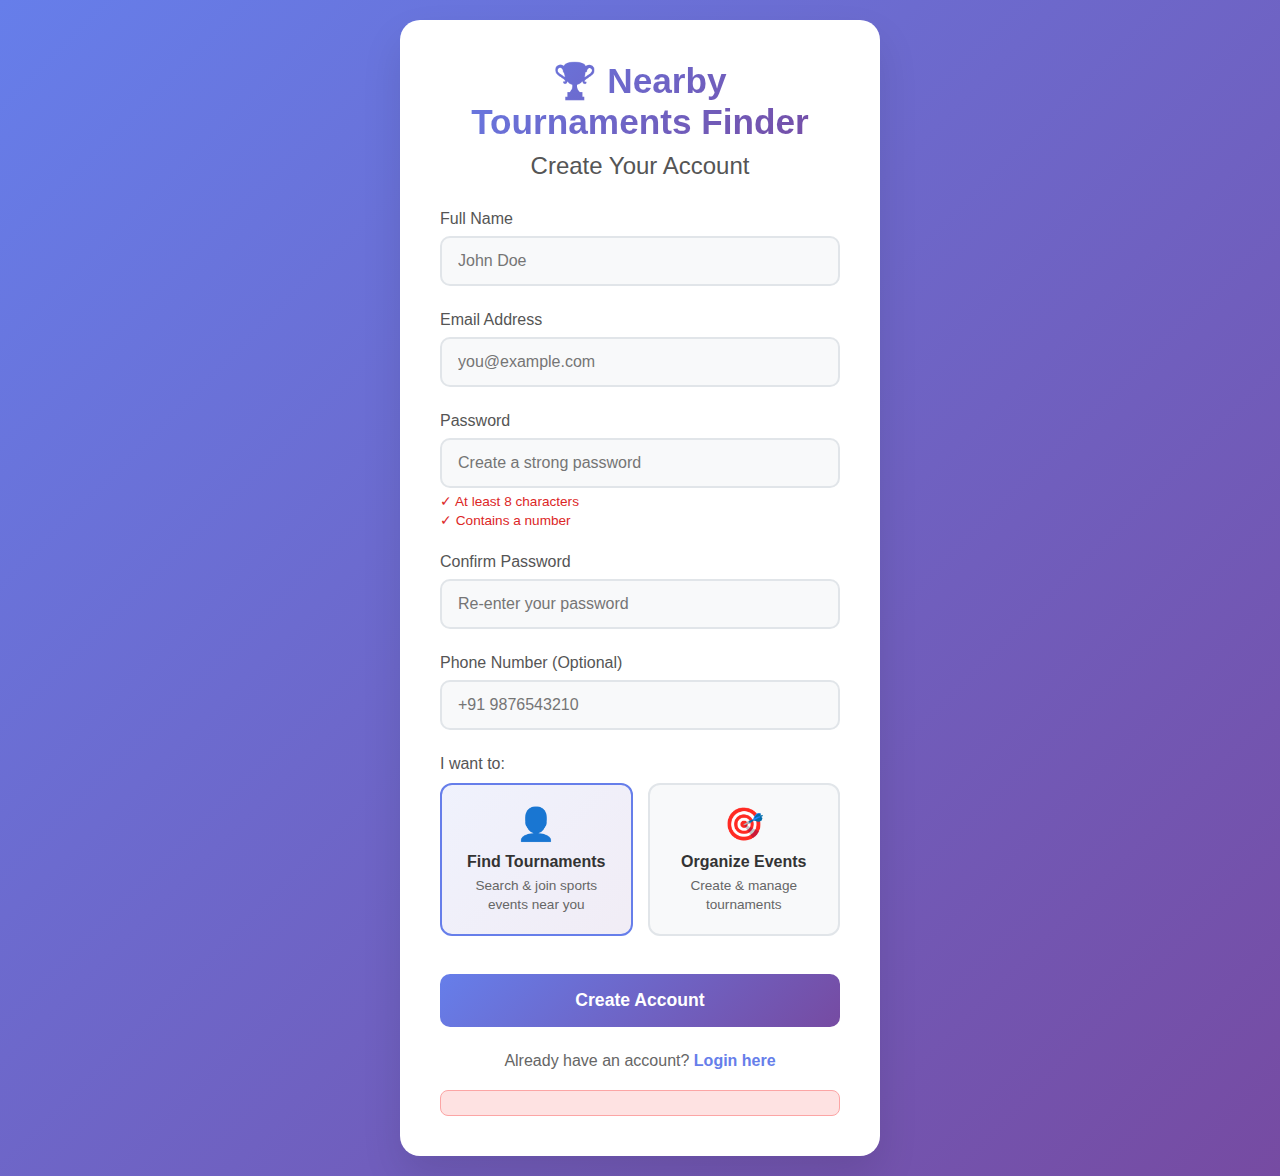
<file: index.html>
<!DOCTYPE html>
<html lang="en">
<head>
  <meta charset="UTF-8" />
  <meta name="viewport" content="width=device-width, initial-scale=1.0"/>
  <title>Register - Nearby Tournaments Finder</title>
  <style>
    /* Base Styles */
    * {
      box-sizing: border-box;
      margin: 0;
      padding: 0;
      font-family: -apple-system, BlinkMacSystemFont, 'Segoe UI', Roboto, Oxygen, Ubuntu, sans-serif;
    }

    body {
      background: linear-gradient(135deg, #667eea 0%, #764ba2 100%);
      min-height: 100vh;
      display: flex;
      align-items: center;
      justify-content: center;
      padding: 20px;
    }

    .auth-container {
      background: white;
      border-radius: 20px;
      padding: 40px;
      width: 100%;
      max-width: 480px;
      box-shadow: 0 20px 40px rgba(0, 0, 0, 0.1);
      animation: slideUp 0.5s ease-out;
    }

    @keyframes slideUp {
      from {
        opacity: 0;
        transform: translateY(30px);
      }
      to {
        opacity: 1;
        transform: translateY(0);
      }
    }

    h1 {
      color: #333;
      text-align: center;
      margin-bottom: 10px;
      font-size: 2.2rem;
      background: linear-gradient(135deg, #667eea, #764ba2);
      -webkit-background-clip: text;
      -webkit-text-fill-color: transparent;
    }

    h2 {
      color: #555;
      text-align: center;
      margin-bottom: 30px;
      font-weight: 500;
      font-size: 1.5rem;
    }

    .form-group {
      margin-bottom: 25px;
    }

    .form-group label {
      display: block;
      margin-bottom: 8px;
      color: #555;
      font-weight: 500;
    }

    .form-group input,
    .form-group select {
      width: 100%;
      padding: 14px 16px;
      border: 2px solid #e1e5e9;
      border-radius: 10px;
      font-size: 1rem;
      transition: all 0.3s;
      background: #f8f9fa;
    }

    .form-group input:focus,
    .form-group select:focus {
      outline: none;
      border-color: #667eea;
      background: white;
      box-shadow: 0 0 0 3px rgba(102, 126, 234, 0.1);
    }

    .role-selection {
      margin-bottom: 30px;
    }

    .role-options {
      display: flex;
      gap: 15px;
      margin-top: 10px;
    }

    .role-option {
      flex: 1;
      text-align: center;
      cursor: pointer;
    }

    .role-radio {
      display: none;
    }

    .role-card {
      padding: 20px 15px;
      border: 2px solid #e1e5e9;
      border-radius: 12px;
      background: #f8f9fa;
      transition: all 0.3s;
      cursor: pointer;
    }

    .role-card:hover {
      transform: translateY(-2px);
      box-shadow: 0 5px 15px rgba(0, 0, 0, 0.1);
    }

    .role-radio:checked + .role-card {
      border-color: #667eea;
      background: linear-gradient(135deg, rgba(102, 126, 234, 0.1), rgba(118, 75, 162, 0.1));
      color: #667eea;
    }

    .role-icon {
      font-size: 2rem;
      margin-bottom: 10px;
      display: block;
    }

    .role-title {
      font-weight: 600;
      margin-bottom: 5px;
      color: #333;
    }

    .role-desc {
      font-size: 0.85rem;
      color: #666;
      line-height: 1.4;
    }

    button[type="submit"] {
      width: 100%;
      padding: 16px;
      background: linear-gradient(135deg, #667eea, #764ba2);
      color: white;
      border: none;
      border-radius: 10px;
      font-size: 1.1rem;
      font-weight: 600;
      cursor: pointer;
      transition: all 0.3s;
    }

    button[type="submit"]:hover {
      transform: translateY(-2px);
      box-shadow: 0 7px 20px rgba(102, 126, 234, 0.3);
    }

    button[type="submit"]:active {
      transform: translateY(0);
    }

    .switch-auth {
      text-align: center;
      margin-top: 25px;
      color: #666;
    }

    .switch-auth a {
      color: #667eea;
      text-decoration: none;
      font-weight: 600;
    }

    .switch-auth a:hover {
      text-decoration: underline;
    }

    #message {
      text-align: center;
      margin-top: 20px;
      padding: 12px;
      border-radius: 8px;
      font-weight: 500;
      animation: fadeIn 0.3s ease;
    }

    @keyframes fadeIn {
      from { opacity: 0; }
      to { opacity: 1; }
    }

    .error-msg {
      background: #fee2e2;
      color: #dc2626;
      border: 1px solid #fca5a5;
    }

    .success-msg {
      background: #d1fae5;
      color: #059669;
      border: 1px solid #a7f3d0;
    }

    .password-requirements {
      font-size: 0.85rem;
      color: #666;
      margin-top: 5px;
    }

    .requirement {
      display: flex;
      align-items: center;
      gap: 5px;
      margin-bottom: 3px;
    }

    .requirement.valid {
      color: #059669;
    }

    .requirement.invalid {
      color: #dc2626;
    }

    /* Responsive Design */
    @media (max-width: 600px) {
      .auth-container {
        padding: 30px 20px;
      }
      
      h1 {
        font-size: 1.8rem;
      }
      
      h2 {
        font-size: 1.3rem;
      }
      
      .role-options {
        flex-direction: column;
      }
      
      .role-card {
        padding: 15px;
      }
    }
  </style>
</head>
<body>

<div class="auth-container">
  <h1>🏆 Nearby Tournaments Finder</h1>
  <h2>Create Your Account</h2>

  <form id="registerForm">
    <div class="form-group">
      <label for="fullName">Full Name</label>
      <input type="text" id="fullName" required placeholder="John Doe">
    </div>

    <div class="form-group">
      <label for="email">Email Address</label>
      <input type="email" id="email" required placeholder="you@example.com">
    </div>

    <div class="form-group">
      <label for="password">Password</label>
      <input type="password" id="password" required placeholder="Create a strong password">
      <div class="password-requirements">
        <div id="lengthReq" class="requirement invalid">✓ At least 8 characters</div>
        <div id="numberReq" class="requirement invalid">✓ Contains a number</div>
      </div>
    </div>

    <div class="form-group">
      <label for="confirmPassword">Confirm Password</label>
      <input type="password" id="confirmPassword" required placeholder="Re-enter your password">
    </div>

    <div class="form-group">
      <label for="phone">Phone Number (Optional)</label>
      <input type="tel" id="phone" placeholder="+91 9876543210">
    </div>

    <div class="form-group role-selection">
      <label>I want to:</label>
      <div class="role-options">
        <label class="role-option">
          <input type="radio" name="userType" value="participant" class="role-radio" checked>
          <div class="role-card">
            <span class="role-icon">👤</span>
            <div class="role-title">Find Tournaments</div>
            <div class="role-desc">Search & join sports events near you</div>
          </div>
        </label>
        
        <label class="role-option">
          <input type="radio" name="userType" value="organizer" class="role-radio">
          <div class="role-card">
            <span class="role-icon">🎯</span>
            <div class="role-title">Organize Events</div>
            <div class="role-desc">Create & manage tournaments</div>
          </div>
        </label>
      </div>
    </div>

    <button type="submit">Create Account</button>
  </form>

  <p class="switch-auth">
    Already have an account? <a href="login.html">Login here</a>
  </p>

  <p id="message" class="error-msg"></p>
</div>

<script>
// Password validation
const passwordInput = document.getElementById('password');
const lengthReq = document.getElementById('lengthReq');
const numberReq = document.getElementById('numberReq');

passwordInput.addEventListener('input', function() {
  const password = this.value;
  
  // Check length
  if (password.length >= 8) {
    lengthReq.classList.remove('invalid');
    lengthReq.classList.add('valid');
  } else {
    lengthReq.classList.remove('valid');
    lengthReq.classList.add('invalid');
  }
  
  // Check for number
  if (/\d/.test(password)) {
    numberReq.classList.remove('invalid');
    numberReq.classList.add('valid');
  } else {
    numberReq.classList.remove('valid');
    numberReq.classList.add('invalid');
  }
});

// Update role card styles when clicked
document.querySelectorAll('.role-radio').forEach(radio => {
  radio.addEventListener('change', function() {
    document.querySelectorAll('.role-card').forEach(card => {
      card.style.borderColor = '#e1e5e9';
      card.style.background = '#f8f9fa';
    });
    
    const selectedCard = this.nextElementSibling;
    selectedCard.style.borderColor = '#667eea';
    selectedCard.style.background = 'linear-gradient(135deg, rgba(102, 126, 234, 0.1), rgba(118, 75, 162, 0.1))';
  });
});

// Registration handling
document.getElementById('registerForm').addEventListener('submit', function(e) {
  e.preventDefault();

  const fullName = document.getElementById('fullName').value.trim();
  const email = document.getElementById('email').value.trim();
  const password = document.getElementById('password').value;
  const confirmPassword = document.getElementById('confirmPassword').value;
  const phone = document.getElementById('phone').value.trim();
  const userType = document.querySelector('input[name="userType"]:checked').value;

  const msgEl = document.getElementById('message');

  // Validation
  if (password.length < 8) {
    msgEl.textContent = "Password must be at least 8 characters long!";
    msgEl.className = "error-msg";
    return;
  }

  if (!/\d/.test(password)) {
    msgEl.textContent = "Password must contain at least one number!";
    msgEl.className = "error-msg";
    return;
  }

  if (password !== confirmPassword) {
    msgEl.textContent = "Passwords do not match!";
    msgEl.className = "error-msg";
    return;
  }

  // Check if user already exists
  const users = JSON.parse(localStorage.getItem('users') || '[]');
  const existingUser = users.find(u => u.email === email);

  if (existingUser) {
    msgEl.textContent = "Email already registered!";
    msgEl.className = "error-msg";
    return;
  }

  // Create new user
  const newUser = {
    id: Date.now().toString(),
    fullName,
    email,
    password,
    phone,
    userType,
    createdAt: new Date().toISOString()
  };

  // Save user
  users.push(newUser);
  localStorage.setItem('users', JSON.stringify(users));
  
  // Auto login
  localStorage.setItem('currentUser', JSON.stringify(newUser));

  msgEl.textContent = `Account created successfully! Welcome ${userType === 'organizer' ? 'Organizer' : 'Participant'}!`;
  msgEl.className = "success-msg";

  setTimeout(() => {
    // Redirect based on user type
    if (userType === 'organizer') {
      window.location.href = "organizer-dashboard.html";
    } else {
      window.location.href = "main.html";
    }
  }, 1500);
});
</script>

</body>
</html>
</file>
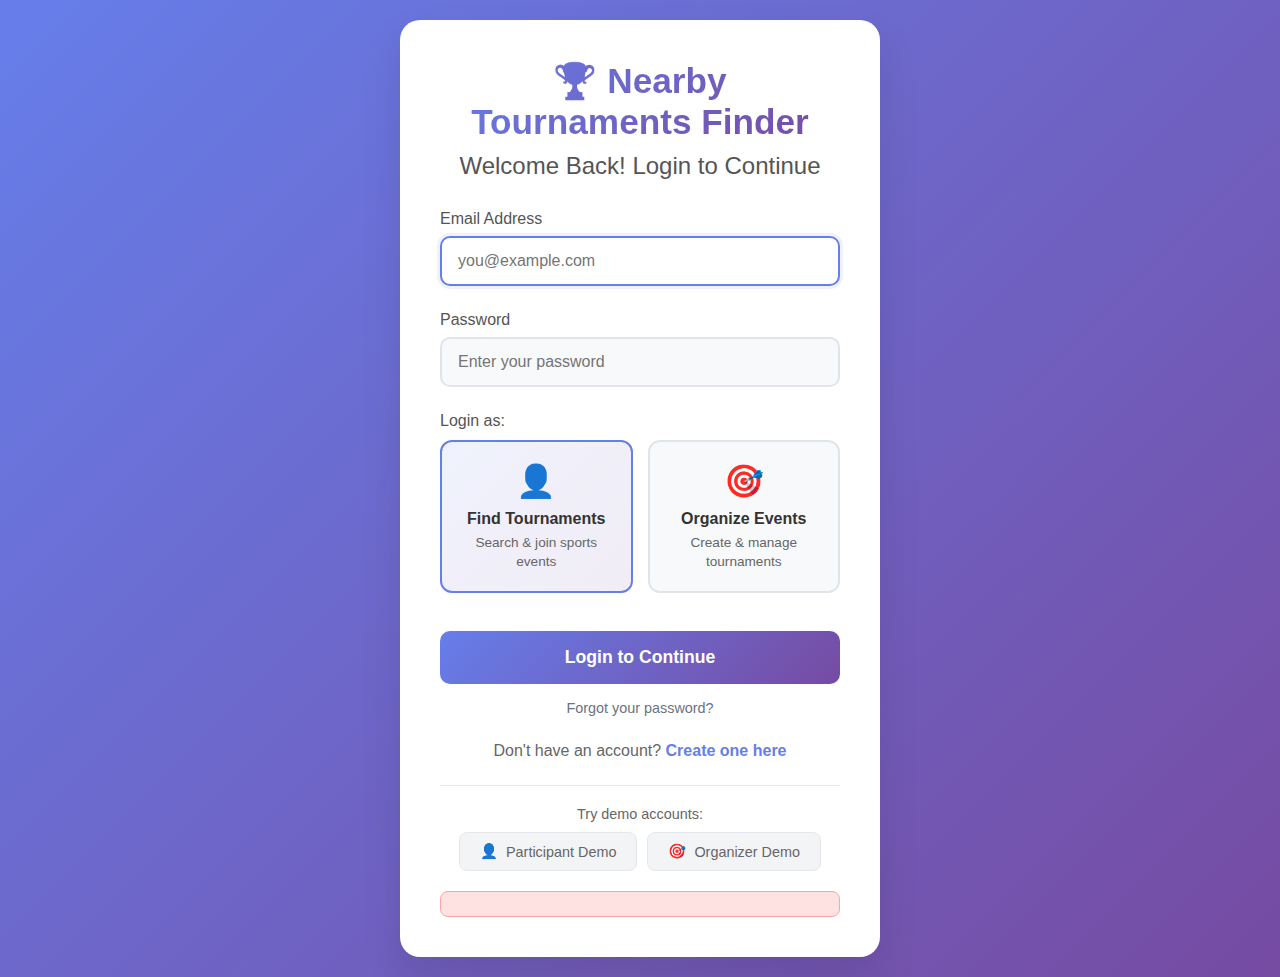
<file: login.html>
<!DOCTYPE html>
<html lang="en">
<head>
  <meta charset="UTF-8" />
  <meta name="viewport" content="width=device-width, initial-scale=1.0"/>
  <title>Login - Nearby Tournaments Finder</title>
  <style>
    /* Base Styles */
    * {
      box-sizing: border-box;
      margin: 0;
      padding: 0;
      font-family: -apple-system, BlinkMacSystemFont, 'Segoe UI', Roboto, Oxygen, Ubuntu, sans-serif;
    }

    body {
      background: linear-gradient(135deg, #667eea 0%, #764ba2 100%);
      min-height: 100vh;
      display: flex;
      align-items: center;
      justify-content: center;
      padding: 20px;
    }

    .auth-container {
      background: white;
      border-radius: 20px;
      padding: 40px;
      width: 100%;
      max-width: 480px;
      box-shadow: 0 20px 40px rgba(0, 0, 0, 0.1);
      animation: slideUp 0.5s ease-out;
    }

    @keyframes slideUp {
      from {
        opacity: 0;
        transform: translateY(30px);
      }
      to {
        opacity: 1;
        transform: translateY(0);
      }
    }

    h1 {
      color: #333;
      text-align: center;
      margin-bottom: 10px;
      font-size: 2.2rem;
      background: linear-gradient(135deg, #667eea, #764ba2);
      -webkit-background-clip: text;
      -webkit-text-fill-color: transparent;
    }

    h2 {
      color: #555;
      text-align: center;
      margin-bottom: 30px;
      font-weight: 500;
      font-size: 1.5rem;
    }

    .form-group {
      margin-bottom: 25px;
    }

    .form-group label {
      display: block;
      margin-bottom: 8px;
      color: #555;
      font-weight: 500;
    }

    .form-group input,
    .form-group select {
      width: 100%;
      padding: 14px 16px;
      border: 2px solid #e1e5e9;
      border-radius: 10px;
      font-size: 1rem;
      transition: all 0.3s;
      background: #f8f9fa;
    }

    .form-group input:focus,
    .form-group select:focus {
      outline: none;
      border-color: #667eea;
      background: white;
      box-shadow: 0 0 0 3px rgba(102, 126, 234, 0.1);
    }

    .role-selection {
      margin-bottom: 30px;
    }

    .role-options {
      display: flex;
      gap: 15px;
      margin-top: 10px;
    }

    .role-option {
      flex: 1;
      text-align: center;
      cursor: pointer;
    }

    .role-radio {
      display: none;
    }

    .role-card {
      padding: 20px 15px;
      border: 2px solid #e1e5e9;
      border-radius: 12px;
      background: #f8f9fa;
      transition: all 0.3s;
      cursor: pointer;
    }

    .role-card:hover {
      transform: translateY(-2px);
      box-shadow: 0 5px 15px rgba(0, 0, 0, 0.1);
    }

    .role-radio:checked + .role-card {
      border-color: #667eea;
      background: linear-gradient(135deg, rgba(102, 126, 234, 0.1), rgba(118, 75, 162, 0.1));
      color: #667eea;
    }

    .role-icon {
      font-size: 2rem;
      margin-bottom: 10px;
      display: block;
    }

    .role-title {
      font-weight: 600;
      margin-bottom: 5px;
      color: #333;
    }

    .role-desc {
      font-size: 0.85rem;
      color: #666;
      line-height: 1.4;
    }

    button[type="submit"] {
      width: 100%;
      padding: 16px;
      background: linear-gradient(135deg, #667eea, #764ba2);
      color: white;
      border: none;
      border-radius: 10px;
      font-size: 1.1rem;
      font-weight: 600;
      cursor: pointer;
      transition: all 0.3s;
    }

    button[type="submit"]:hover {
      transform: translateY(-2px);
      box-shadow: 0 7px 20px rgba(102, 126, 234, 0.3);
    }

    button[type="submit"]:active {
      transform: translateY(0);
    }

    .switch-auth {
      text-align: center;
      margin-top: 25px;
      color: #666;
    }

    .switch-auth a {
      color: #667eea;
      text-decoration: none;
      font-weight: 600;
    }

    .switch-auth a:hover {
      text-decoration: underline;
    }

    #message {
      text-align: center;
      margin-top: 20px;
      padding: 12px;
      border-radius: 8px;
      font-weight: 500;
      animation: fadeIn 0.3s ease;
    }

    @keyframes fadeIn {
      from { opacity: 0; }
      to { opacity: 1; }
    }

    .error-msg {
      background: #fee2e2;
      color: #dc2626;
      border: 1px solid #fca5a5;
    }

    .success-msg {
      background: #d1fae5;
      color: #059669;
      border: 1px solid #a7f3d0;
    }

    .demo-accounts {
      text-align: center;
      margin-top: 25px;
      padding-top: 20px;
      border-top: 1px solid #e5e7eb;
    }

    .demo-buttons {
      display: flex;
      gap: 10px;
      justify-content: center;
      margin-top: 10px;
    }

    .demo-btn {
      background: #f3f4f6;
      color: #666;
      border: 1px solid #e5e7eb;
      padding: 10px 20px;
      border-radius: 8px;
      cursor: pointer;
      font-size: 0.9rem;
      transition: all 0.3s;
      display: inline-flex;
      align-items: center;
      gap: 8px;
    }

    .demo-btn:hover {
      background: #e5e7eb;
      color: #333;
    }

    .forgot-password {
      text-align: center;
      margin-top: 15px;
    }

    .forgot-password a {
      color: #6b7280;
      text-decoration: none;
      font-size: 0.9rem;
    }

    .forgot-password a:hover {
      color: #667eea;
      text-decoration: underline;
    }

    /* Responsive Design */
    @media (max-width: 600px) {
      .auth-container {
        padding: 30px 20px;
      }
      
      h1 {
        font-size: 1.8rem;
      }
      
      h2 {
        font-size: 1.3rem;
      }
      
      .role-options {
        flex-direction: column;
      }
      
      .role-card {
        padding: 15px;
      }
      
      .demo-buttons {
        flex-direction: column;
      }
      
      .demo-btn {
        width: 100%;
        justify-content: center;
      }
    }
  </style>
</head>
<body>

<div class="auth-container">
  <h1>🏆 Nearby Tournaments Finder</h1>
  <h2>Welcome Back! Login to Continue</h2>

  <form id="loginForm">
    <div class="form-group">
      <label for="email">Email Address</label>
      <input type="email" id="email" required placeholder="you@example.com">
    </div>

    <div class="form-group">
      <label for="password">Password</label>
      <input type="password" id="password" required placeholder="Enter your password">
    </div>

    <div class="form-group role-selection">
      <label>Login as:</label>
      <div class="role-options">
        <label class="role-option">
          <input type="radio" name="userType" value="participant" class="role-radio" checked>
          <div class="role-card">
            <span class="role-icon">👤</span>
            <div class="role-title">Find Tournaments</div>
            <div class="role-desc">Search & join sports events</div>
          </div>
        </label>
        
        <label class="role-option">
          <input type="radio" name="userType" value="organizer" class="role-radio">
          <div class="role-card">
            <span class="role-icon">🎯</span>
            <div class="role-title">Organize Events</div>
            <div class="role-desc">Create & manage tournaments</div>
          </div>
        </label>
      </div>
    </div>

    <button type="submit">Login to Continue</button>
  </form>

  <div class="forgot-password">
    <a href="#" onclick="showForgotPassword()">Forgot your password?</a>
  </div>

  <p class="switch-auth">
    Don't have an account? <a href="register.html">Create one here</a>
  </p>

  <div class="demo-accounts">
    <p style="color: #666; margin-bottom: 10px; font-size: 0.9rem;">Try demo accounts:</p>
    <div class="demo-buttons">
      <button type="button" class="demo-btn" onclick="fillDemoParticipant()">
        <span>👤</span>
        <span>Participant Demo</span>
      </button>
      <button type="button" class="demo-btn" onclick="fillDemoOrganizer()">
        <span>🎯</span>
        <span>Organizer Demo</span>
      </button>
    </div>
  </div>

  <p id="message" class="error-msg"></p>
</div>

<script>
// Initialize database if it doesn't exist
function initializeDatabase() {
  if (!localStorage.getItem('users')) {
    // Create demo users
    const demoUsers = [
      {
        id: '1',
        fullName: 'Demo Participant',
        email: 'participant@demo.com',
        password: 'demo123',
        phone: '+91 9876543210',
        userType: 'participant',
        createdAt: new Date().toISOString()
      },
      {
        id: '2',
        fullName: 'Demo Organizer',
        email: 'organizer@demo.com',
        password: 'demo123',
        phone: '+91 9876543210',
        userType: 'organizer',
        createdAt: new Date().toISOString()
      }
    ];
    localStorage.setItem('users', JSON.stringify(demoUsers));
  }
  
  // Initialize tournaments database if it doesn't exist
  if (!localStorage.getItem('tournaments')) {
    const initialTournaments = [
      { 
        id: '1',
        name: "YONEX-SUNRISE ALL INDIA MASTERS RANKING BADMINTON", 
        sport: "Badminton", 
        location: "Indira Gandhi Stadium, New Delhi", 
        lat: 28.7041, 
        lon: 77.1025, 
        date: "Jan 25 - Feb 1, 2026", 
        fee: "₹1200",
        details: "All India ranking tournament for masters category",
        regLink: "https://example.com/register1",
        organizerName: "Sports Authority of India",
        organizerId: 'system',
        isOrganizer: false,
        createdAt: new Date().toISOString()
      },
      { 
        id: '2',
        name: "29th Akhil Bharatiya Meghbaran Singh Hockey Tournament", 
        sport: "Hockey", 
        location: "Major Dhyan Chand Stadium, Varanasi", 
        lat: 25.5833, 
        lon: 83.5853, 
        date: "Feb 4-14, 2026", 
        fee: "₹800 per team",
        details: "29th edition of the national hockey tournament",
        regLink: "https://example.com/register2",
        organizerName: "Hockey India",
        organizerId: 'system',
        isOrganizer: false,
        createdAt: new Date().toISOString()
      },
      { 
        id: '3',
        name: "Mumbai Marathon 2026", 
        sport: "Running", 
        location: "Marine Drive, Mumbai", 
        lat: 19.0760, 
        lon: 72.8777, 
        date: "Feb 15, 2026", 
        fee: "Free",
        details: "Annual marathon with 5K, 10K, and 21K categories",
        regLink: "https://example.com/register3",
        organizerName: "Mumbai Marathon Association",
        organizerId: 'system',
        isOrganizer: false,
        createdAt: new Date().toISOString()
      }
    ];
    localStorage.setItem('tournaments', JSON.stringify(initialTournaments));
  }
}

// Initialize database on page load
initializeDatabase();

// Update role card styles when clicked
document.querySelectorAll('.role-radio').forEach(radio => {
  radio.addEventListener('change', function() {
    document.querySelectorAll('.role-card').forEach(card => {
      card.style.borderColor = '#e1e5e9';
      card.style.background = '#f8f9fa';
    });
    
    const selectedCard = this.nextElementSibling;
    selectedCard.style.borderColor = '#667eea';
    selectedCard.style.background = 'linear-gradient(135deg, rgba(102, 126, 234, 0.1), rgba(118, 75, 162, 0.1))';
  });
});

// Demo account fill functions
function fillDemoParticipant() {
  document.getElementById('email').value = 'participant@demo.com';
  document.getElementById('password').value = 'demo123';
  document.querySelector('input[value="participant"]').checked = true;
  
  // Update role card visual
  updateRoleCardVisual();
}

function fillDemoOrganizer() {
  document.getElementById('email').value = 'organizer@demo.com';
  document.getElementById('password').value = 'demo123';
  document.querySelector('input[value="organizer"]').checked = true;
  
  // Update role card visual
  updateRoleCardVisual();
}

function updateRoleCardVisual() {
  document.querySelectorAll('.role-radio').forEach(radio => {
    const card = radio.nextElementSibling;
    if (radio.checked) {
      card.style.borderColor = '#667eea';
      card.style.background = 'linear-gradient(135deg, rgba(102, 126, 234, 0.1), rgba(118, 75, 162, 0.1))';
    } else {
      card.style.borderColor = '#e1e5e9';
      card.style.background = '#f8f9fa';
    }
  });
}

// Forgot password function
function showForgotPassword() {
  const email = prompt("Enter your email address to reset password:");
  if (email) {
    const users = JSON.parse(localStorage.getItem('users') || '[]');
    const user = users.find(u => u.email === email);
    
    if (user) {
      alert(`Password reset instructions have been sent to ${email}.\n\nFor demo purposes:\nEmail: ${user.email}\nPassword: ${user.password}`);
    } else {
      alert("No account found with that email address.");
    }
  }
}

// Login handling
document.getElementById('loginForm').addEventListener('submit', function(e) {
  e.preventDefault();

  const email = document.getElementById('email').value.trim();
  const password = document.getElementById('password').value;
  const userType = document.querySelector('input[name="userType"]:checked').value;

  // Get users from localStorage
  const users = JSON.parse(localStorage.getItem('users') || '[]');
  const user = users.find(u => u.email === email && u.password === password);

  const msgEl = document.getElementById('message');

  if (user) {
    // Check if user is trying to login with correct role
    if (user.userType !== userType) {
      const correctRole = user.userType === 'organizer' ? 'Organizer' : 'Participant';
      msgEl.textContent = `This account is registered as a ${correctRole}. Please select the correct role to login.`;
      msgEl.className = "error-msg";
      return;
    }
    
    // Update user type in session (in case they want to switch)
    user.userType = userType;
    localStorage.setItem('currentUser', JSON.stringify(user));
    
    msgEl.textContent = `Login successful! Redirecting as ${userType === 'organizer' ? 'Organizer' : 'Participant'}...`;
    msgEl.className = "success-msg";
    
    setTimeout(() => {
      // Redirect based on user type
      if (userType === 'organizer') {
        window.location.href = "organizer-dashboard.html";
      } else {
        window.location.href = "main.html";
      }
    }, 1200);
  } else {
    msgEl.textContent = "Invalid email or password!";
    msgEl.className = "error-msg";
    
    // Shake animation for error
    const form = document.getElementById('loginForm');
    form.style.animation = 'none';
    setTimeout(() => {
      form.style.animation = 'shake 0.5s';
    }, 10);
  }
});

// Add shake animation for error
const style = document.createElement('style');
style.textContent = `
  @keyframes shake {
    0%, 100% { transform: translateX(0); }
    10%, 30%, 50%, 70%, 90% { transform: translateX(-5px); }
    20%, 40%, 60%, 80% { transform: translateX(5px); }
  }
`;
document.head.appendChild(style);

// Auto-focus email field
document.addEventListener('DOMContentLoaded', function() {
  document.getElementById('email').focus();
});
</script>
</body>
</html>
</file>
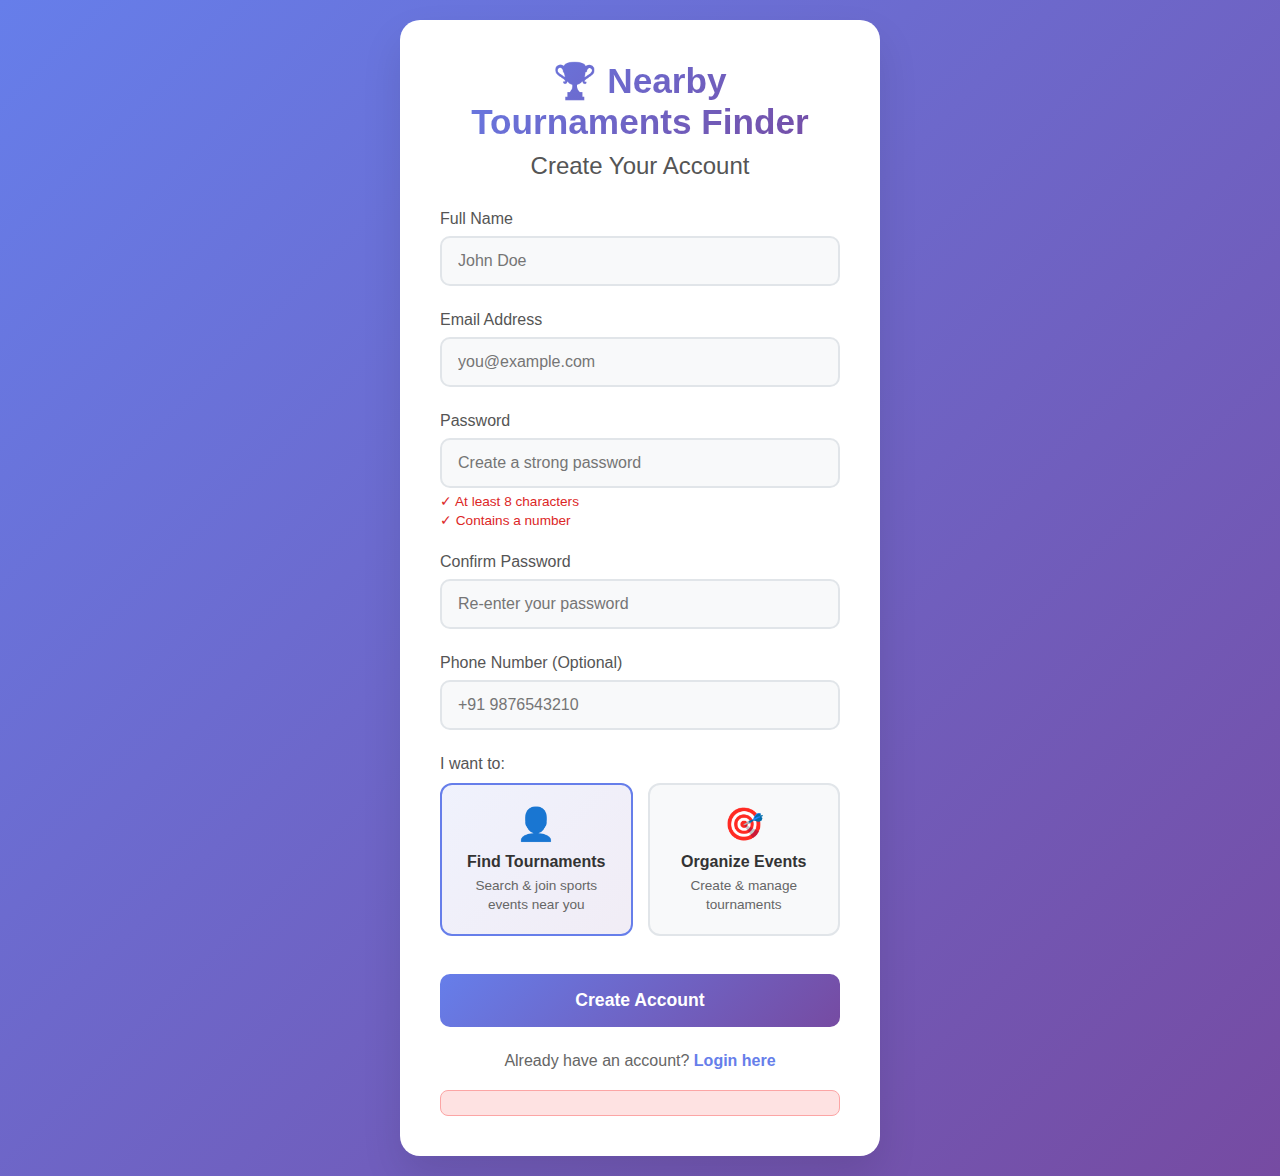
<file: registration.html>
<!DOCTYPE html>
<html lang="en">
<head>
  <meta charset="UTF-8" />
  <meta name="viewport" content="width=device-width, initial-scale=1.0"/>
  <title>Register - Nearby Tournaments Finder</title>
  <style>
    /* Base Styles */
    * {
      box-sizing: border-box;
      margin: 0;
      padding: 0;
      font-family: -apple-system, BlinkMacSystemFont, 'Segoe UI', Roboto, Oxygen, Ubuntu, sans-serif;
    }

    body {
      background: linear-gradient(135deg, #667eea 0%, #764ba2 100%);
      min-height: 100vh;
      display: flex;
      align-items: center;
      justify-content: center;
      padding: 20px;
    }

    .auth-container {
      background: white;
      border-radius: 20px;
      padding: 40px;
      width: 100%;
      max-width: 480px;
      box-shadow: 0 20px 40px rgba(0, 0, 0, 0.1);
      animation: slideUp 0.5s ease-out;
    }

    @keyframes slideUp {
      from {
        opacity: 0;
        transform: translateY(30px);
      }
      to {
        opacity: 1;
        transform: translateY(0);
      }
    }

    h1 {
      color: #333;
      text-align: center;
      margin-bottom: 10px;
      font-size: 2.2rem;
      background: linear-gradient(135deg, #667eea, #764ba2);
      -webkit-background-clip: text;
      -webkit-text-fill-color: transparent;
    }

    h2 {
      color: #555;
      text-align: center;
      margin-bottom: 30px;
      font-weight: 500;
      font-size: 1.5rem;
    }

    .form-group {
      margin-bottom: 25px;
    }

    .form-group label {
      display: block;
      margin-bottom: 8px;
      color: #555;
      font-weight: 500;
    }

    .form-group input,
    .form-group select {
      width: 100%;
      padding: 14px 16px;
      border: 2px solid #e1e5e9;
      border-radius: 10px;
      font-size: 1rem;
      transition: all 0.3s;
      background: #f8f9fa;
    }

    .form-group input:focus,
    .form-group select:focus {
      outline: none;
      border-color: #667eea;
      background: white;
      box-shadow: 0 0 0 3px rgba(102, 126, 234, 0.1);
    }

    .role-selection {
      margin-bottom: 30px;
    }

    .role-options {
      display: flex;
      gap: 15px;
      margin-top: 10px;
    }

    .role-option {
      flex: 1;
      text-align: center;
      cursor: pointer;
    }

    .role-radio {
      display: none;
    }

    .role-card {
      padding: 20px 15px;
      border: 2px solid #e1e5e9;
      border-radius: 12px;
      background: #f8f9fa;
      transition: all 0.3s;
      cursor: pointer;
    }

    .role-card:hover {
      transform: translateY(-2px);
      box-shadow: 0 5px 15px rgba(0, 0, 0, 0.1);
    }

    .role-radio:checked + .role-card {
      border-color: #667eea;
      background: linear-gradient(135deg, rgba(102, 126, 234, 0.1), rgba(118, 75, 162, 0.1));
      color: #667eea;
    }

    .role-icon {
      font-size: 2rem;
      margin-bottom: 10px;
      display: block;
    }

    .role-title {
      font-weight: 600;
      margin-bottom: 5px;
      color: #333;
    }

    .role-desc {
      font-size: 0.85rem;
      color: #666;
      line-height: 1.4;
    }

    button[type="submit"] {
      width: 100%;
      padding: 16px;
      background: linear-gradient(135deg, #667eea, #764ba2);
      color: white;
      border: none;
      border-radius: 10px;
      font-size: 1.1rem;
      font-weight: 600;
      cursor: pointer;
      transition: all 0.3s;
    }

    button[type="submit"]:hover {
      transform: translateY(-2px);
      box-shadow: 0 7px 20px rgba(102, 126, 234, 0.3);
    }

    button[type="submit"]:active {
      transform: translateY(0);
    }

    .switch-auth {
      text-align: center;
      margin-top: 25px;
      color: #666;
    }

    .switch-auth a {
      color: #667eea;
      text-decoration: none;
      font-weight: 600;
    }

    .switch-auth a:hover {
      text-decoration: underline;
    }

    #message {
      text-align: center;
      margin-top: 20px;
      padding: 12px;
      border-radius: 8px;
      font-weight: 500;
      animation: fadeIn 0.3s ease;
    }

    @keyframes fadeIn {
      from { opacity: 0; }
      to { opacity: 1; }
    }

    .error-msg {
      background: #fee2e2;
      color: #dc2626;
      border: 1px solid #fca5a5;
    }

    .success-msg {
      background: #d1fae5;
      color: #059669;
      border: 1px solid #a7f3d0;
    }

    .password-requirements {
      font-size: 0.85rem;
      color: #666;
      margin-top: 5px;
    }

    .requirement {
      display: flex;
      align-items: center;
      gap: 5px;
      margin-bottom: 3px;
    }

    .requirement.valid {
      color: #059669;
    }

    .requirement.invalid {
      color: #dc2626;
    }

    /* Responsive Design */
    @media (max-width: 600px) {
      .auth-container {
        padding: 30px 20px;
      }
      
      h1 {
        font-size: 1.8rem;
      }
      
      h2 {
        font-size: 1.3rem;
      }
      
      .role-options {
        flex-direction: column;
      }
      
      .role-card {
        padding: 15px;
      }
    }
  </style>
</head>
<body>

<div class="auth-container">
  <h1>🏆 Nearby Tournaments Finder</h1>
  <h2>Create Your Account</h2>

  <form id="registerForm">
    <div class="form-group">
      <label for="fullName">Full Name</label>
      <input type="text" id="fullName" required placeholder="John Doe">
    </div>

    <div class="form-group">
      <label for="email">Email Address</label>
      <input type="email" id="email" required placeholder="you@example.com">
    </div>

    <div class="form-group">
      <label for="password">Password</label>
      <input type="password" id="password" required placeholder="Create a strong password">
      <div class="password-requirements">
        <div id="lengthReq" class="requirement invalid">✓ At least 8 characters</div>
        <div id="numberReq" class="requirement invalid">✓ Contains a number</div>
      </div>
    </div>

    <div class="form-group">
      <label for="confirmPassword">Confirm Password</label>
      <input type="password" id="confirmPassword" required placeholder="Re-enter your password">
    </div>

    <div class="form-group">
      <label for="phone">Phone Number (Optional)</label>
      <input type="tel" id="phone" placeholder="+91 9876543210">
    </div>

    <div class="form-group role-selection">
      <label>I want to:</label>
      <div class="role-options">
        <label class="role-option">
          <input type="radio" name="userType" value="participant" class="role-radio" checked>
          <div class="role-card">
            <span class="role-icon">👤</span>
            <div class="role-title">Find Tournaments</div>
            <div class="role-desc">Search & join sports events near you</div>
          </div>
        </label>
        
        <label class="role-option">
          <input type="radio" name="userType" value="organizer" class="role-radio">
          <div class="role-card">
            <span class="role-icon">🎯</span>
            <div class="role-title">Organize Events</div>
            <div class="role-desc">Create & manage tournaments</div>
          </div>
        </label>
      </div>
    </div>

    <button type="submit">Create Account</button>
  </form>

  <p class="switch-auth">
    Already have an account? <a href="index.html">Login here</a>
  </p>

  <p id="message" class="error-msg"></p>
</div>

<script>
// Password validation
const passwordInput = document.getElementById('password');
const lengthReq = document.getElementById('lengthReq');
const numberReq = document.getElementById('numberReq');

passwordInput.addEventListener('input', function() {
  const password = this.value;
  
  // Check length
  if (password.length >= 8) {
    lengthReq.classList.remove('invalid');
    lengthReq.classList.add('valid');
  } else {
    lengthReq.classList.remove('valid');
    lengthReq.classList.add('invalid');
  }
  
  // Check for number
  if (/\d/.test(password)) {
    numberReq.classList.remove('invalid');
    numberReq.classList.add('valid');
  } else {
    numberReq.classList.remove('valid');
    numberReq.classList.add('invalid');
  }
});

// Update role card styles when clicked
document.querySelectorAll('.role-radio').forEach(radio => {
  radio.addEventListener('change', function() {
    document.querySelectorAll('.role-card').forEach(card => {
      card.style.borderColor = '#e1e5e9';
      card.style.background = '#f8f9fa';
    });
    
    const selectedCard = this.nextElementSibling;
    selectedCard.style.borderColor = '#667eea';
    selectedCard.style.background = 'linear-gradient(135deg, rgba(102, 126, 234, 0.1), rgba(118, 75, 162, 0.1))';
  });
});

// Registration handling
document.getElementById('registerForm').addEventListener('submit', function(e) {
  e.preventDefault();

  const fullName = document.getElementById('fullName').value.trim();
  const email = document.getElementById('email').value.trim();
  const password = document.getElementById('password').value;
  const confirmPassword = document.getElementById('confirmPassword').value;
  const phone = document.getElementById('phone').value.trim();
  const userType = document.querySelector('input[name="userType"]:checked').value;

  const msgEl = document.getElementById('message');

  // Validation
  if (password.length < 8) {
    msgEl.textContent = "Password must be at least 8 characters long!";
    msgEl.className = "error-msg";
    return;
  }

  if (!/\d/.test(password)) {
    msgEl.textContent = "Password must contain at least one number!";
    msgEl.className = "error-msg";
    return;
  }

  if (password !== confirmPassword) {
    msgEl.textContent = "Passwords do not match!";
    msgEl.className = "error-msg";
    return;
  }

  // Check if user already exists
  const users = JSON.parse(localStorage.getItem('users') || '[]');
  const existingUser = users.find(u => u.email === email);

  if (existingUser) {
    msgEl.textContent = "Email already registered!";
    msgEl.className = "error-msg";
    return;
  }

  // Create new user
  const newUser = {
    id: Date.now().toString(),
    fullName,
    email,
    password,
    phone,
    userType,
    createdAt: new Date().toISOString()
  };

  // Save user
  users.push(newUser);
  localStorage.setItem('users', JSON.stringify(users));
  
  // Auto login
  localStorage.setItem('currentUser', JSON.stringify(newUser));

  msgEl.textContent = `Account created successfully! Welcome ${userType === 'organizer' ? 'Organizer' : 'Participant'}!`;
  msgEl.className = "success-msg";

  setTimeout(() => {
    // Redirect based on user type
    if (userType === 'organizer') {
      window.location.href = "organizer-dashboard.html";
    } else {
      window.location.href = "main.html";
    }
  }, 1500);
});
</script>

</body>
</html>
</file>
